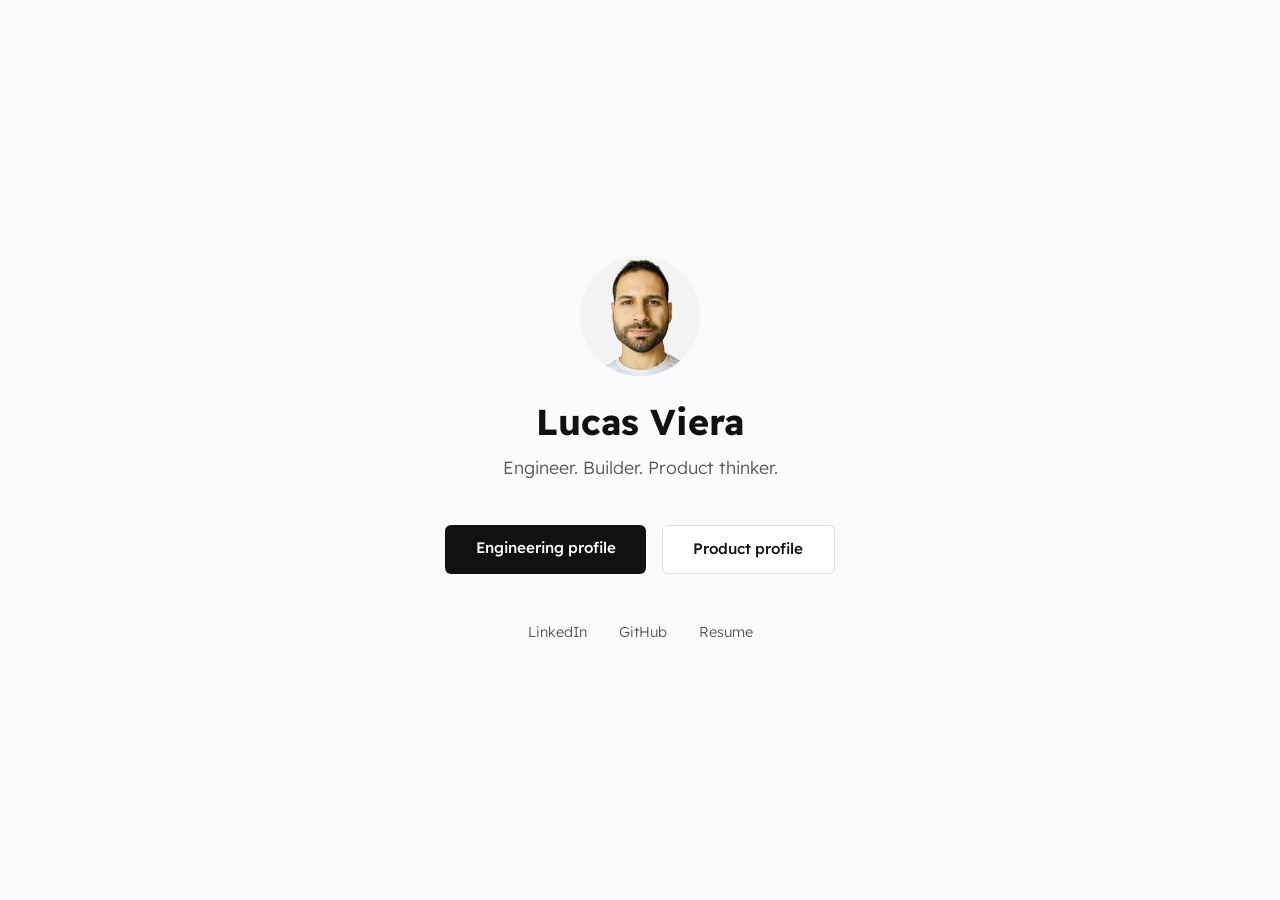
<file: index.html>
<!DOCTYPE html>
<html lang="en" class="theme-light">

<head>
  <meta charset="utf-8">
  <meta http-equiv="X-UA-Compatible" content="IE=edge">
  <title>Lucas Viera</title>
  <meta name="description" content="Lucas Viera — Engineer, builder, product thinker. Backend development and product management.">
  <meta name="viewport" content="width=device-width, initial-scale=1">
  <link rel="stylesheet" href="./styles/style.css">
</head>

<body>
  <div class="landing-container">
    <img id="profile-pic" src="./assets/images/profile.jpg" alt="Lucas Viera">
    <h1>Lucas Viera</h1>
    <p class="landing-tagline">Engineer. Builder. Product thinker.</p>

    <div class="landing-buttons">
      <a href="./engineering/" class="btn btn-primary">Engineering profile</a>
      <a href="./product/" class="btn btn-secondary">Product profile</a>
    </div>

    <div class="landing-links">
      <a href="https://www.linkedin.com/in/lucasviera/" target="_blank">LinkedIn</a>
      <a href="https://github.com/lucas-viera/" target="_blank">GitHub</a>
      <a href="https://drive.google.com/file/d/1XmXs5poFnvVeruyzIGZbndujHyjXXCnV/view?usp=sharing" target="_blank">Resume</a>
    </div>
  </div>
</body>

</html>
</file>
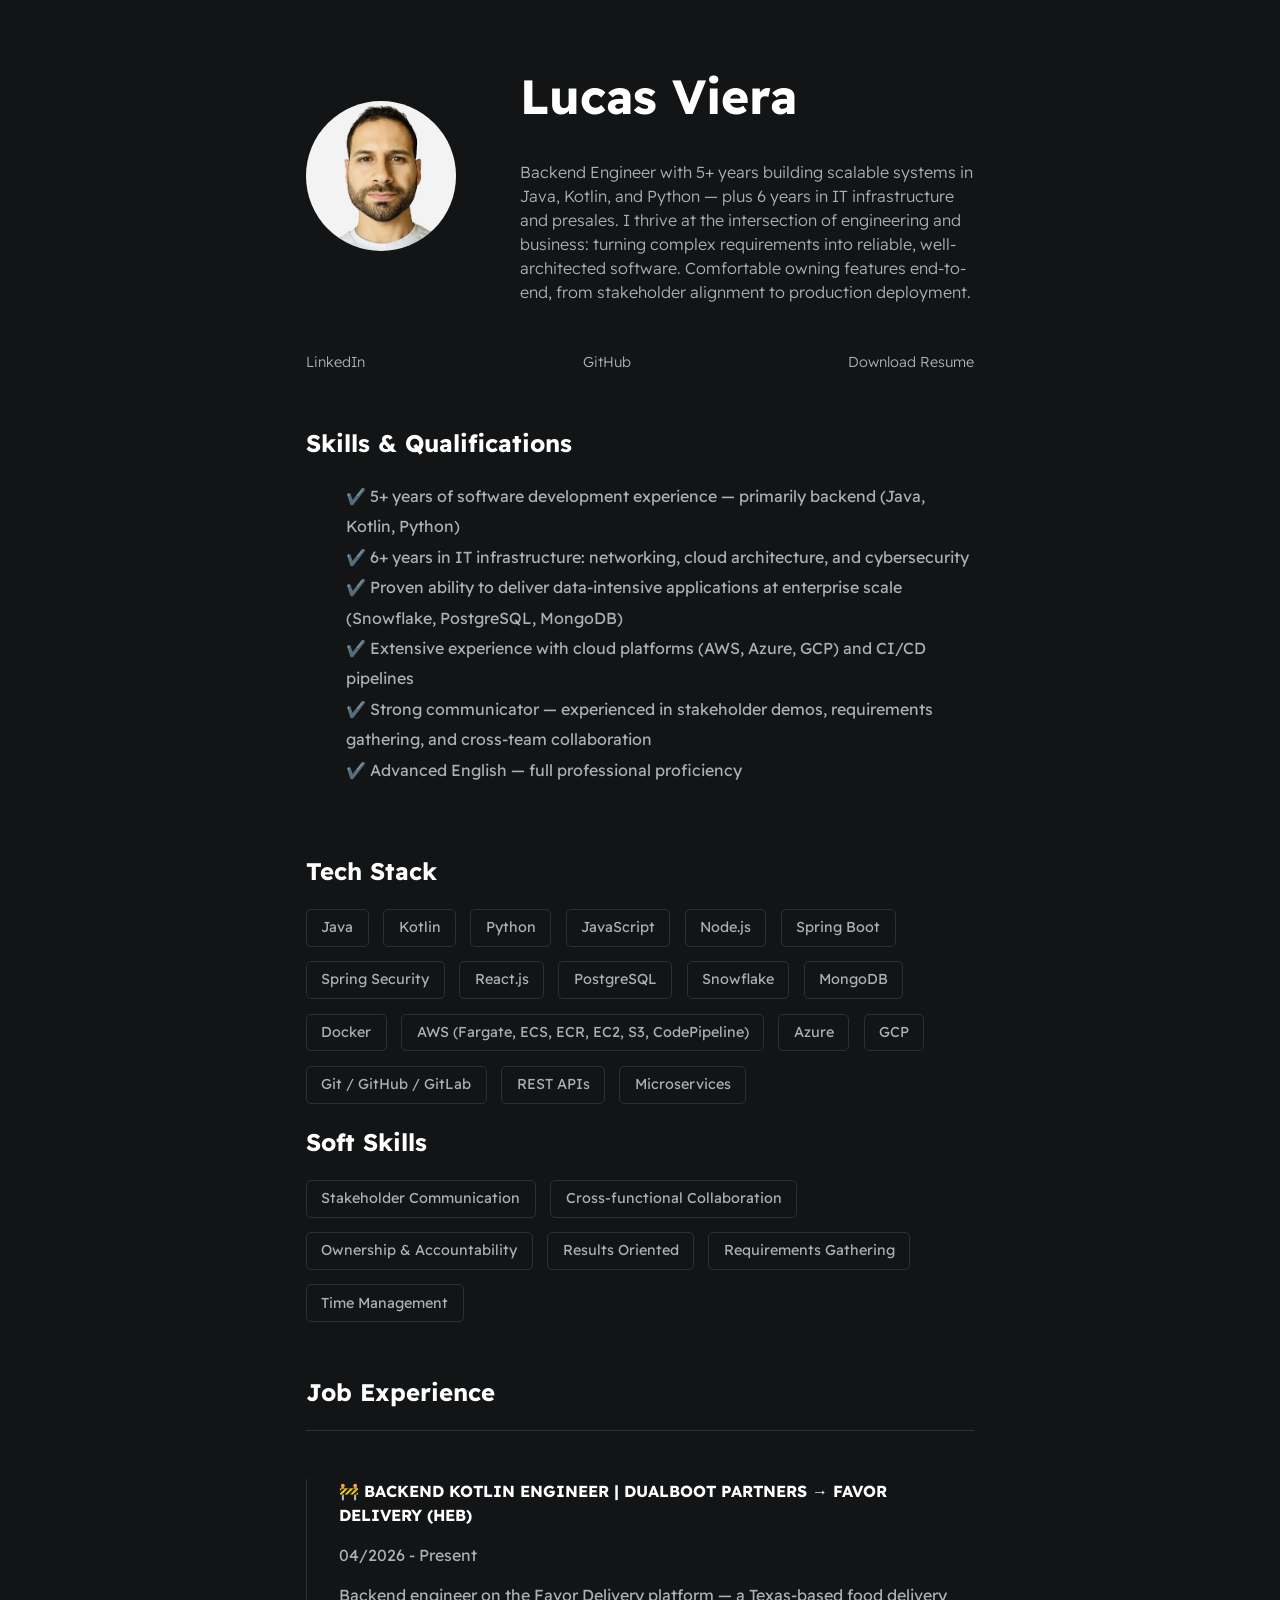
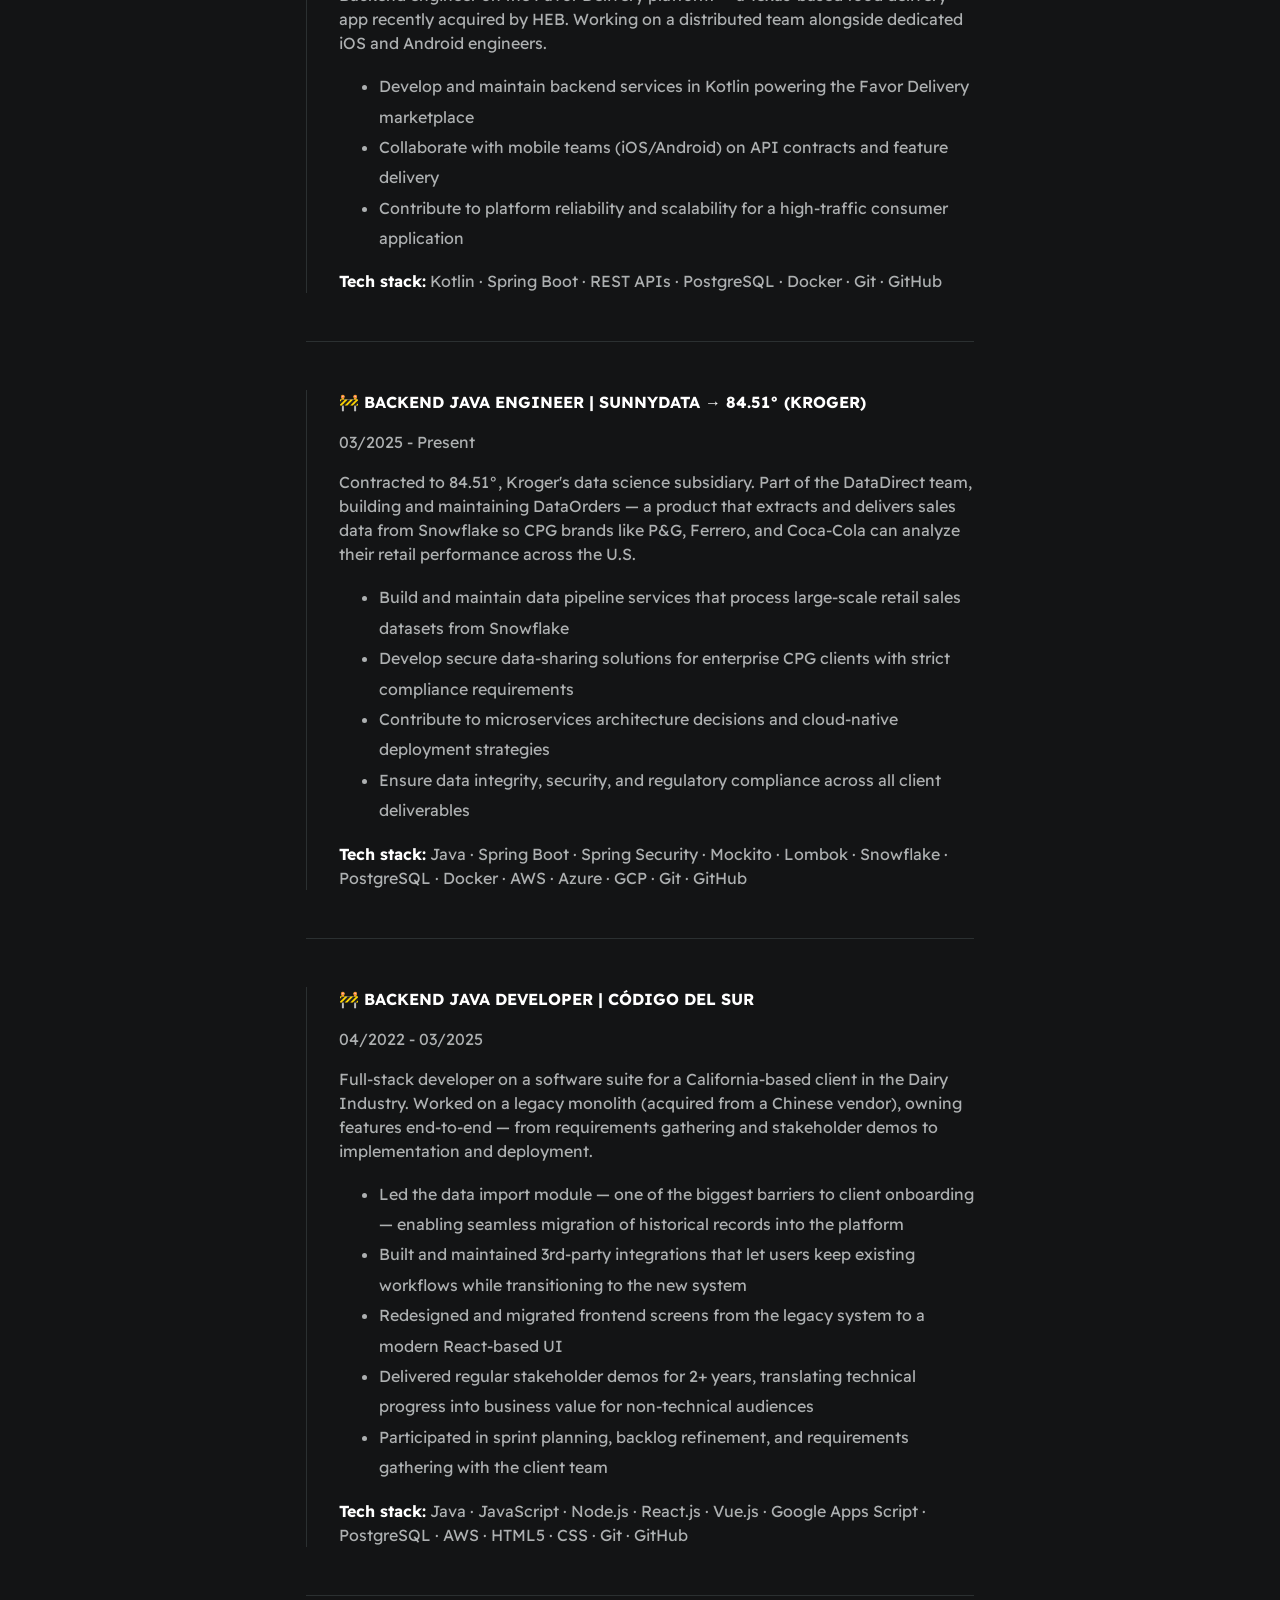
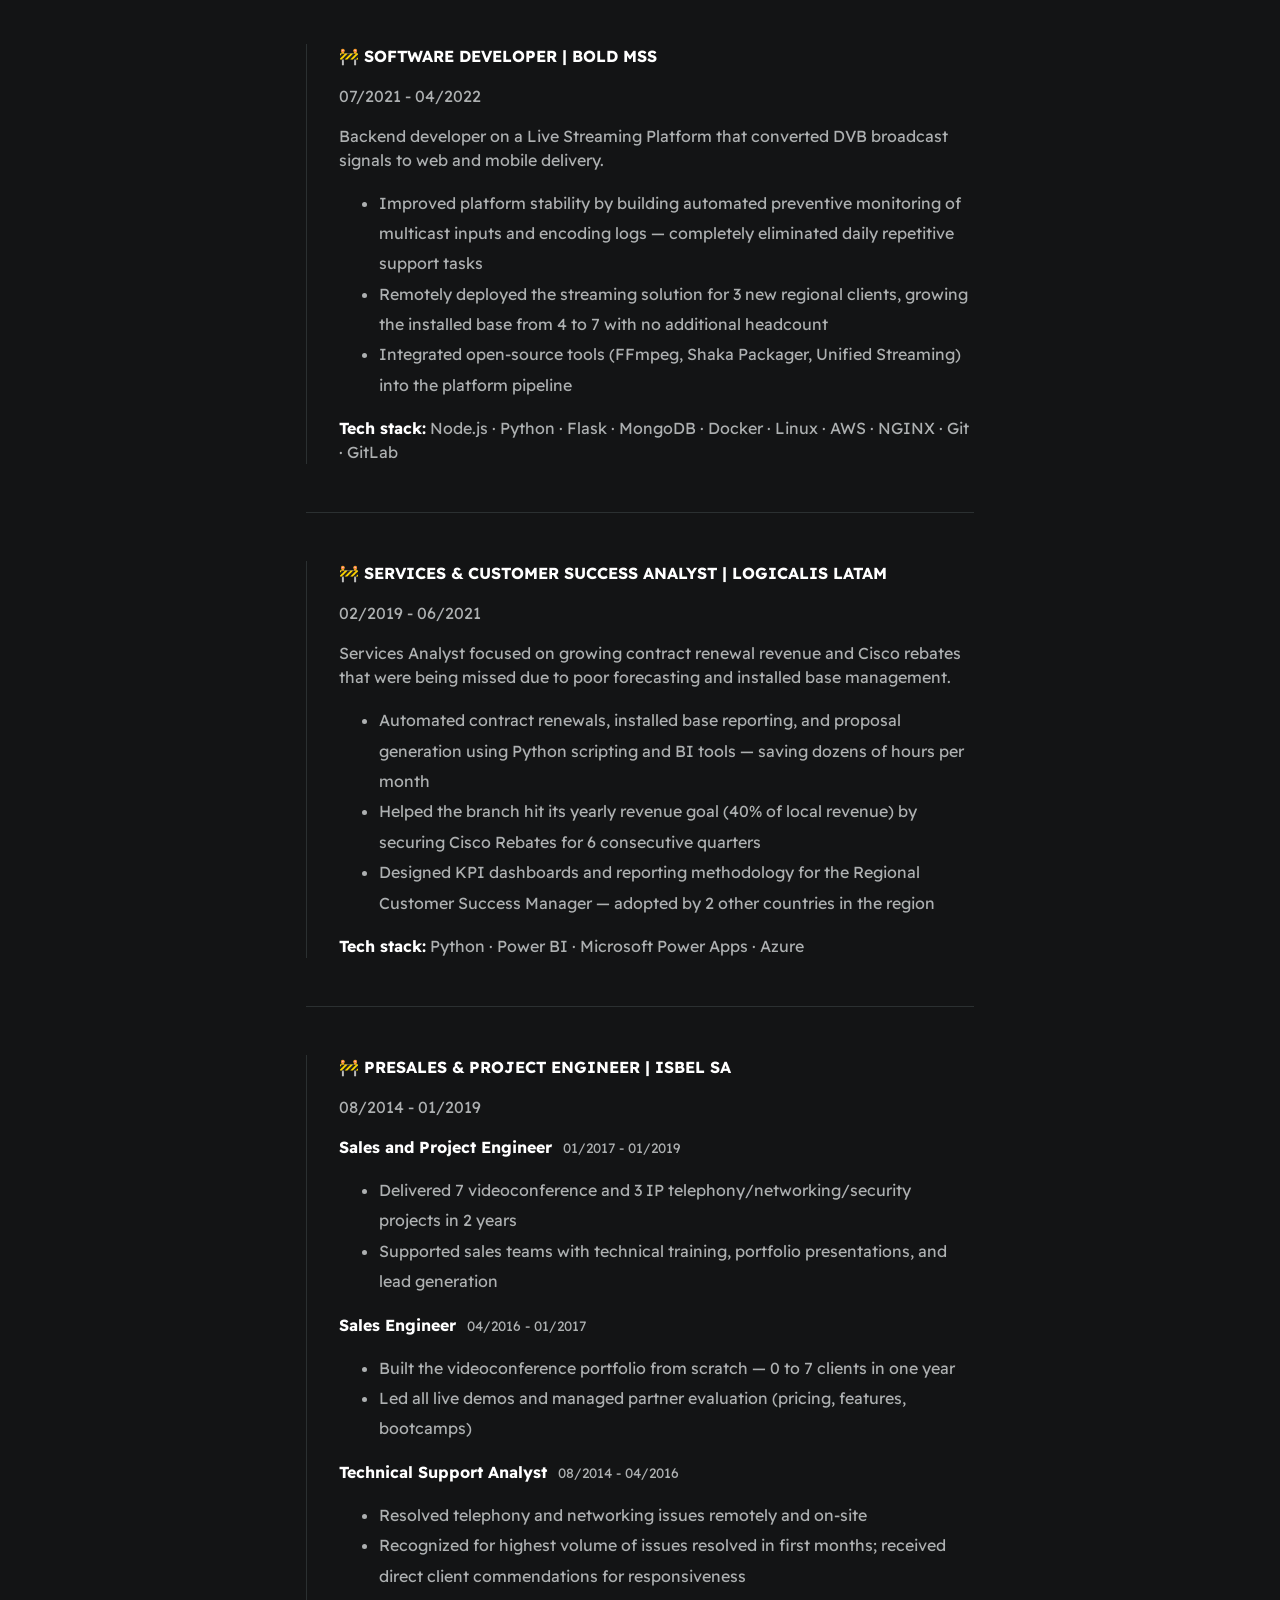
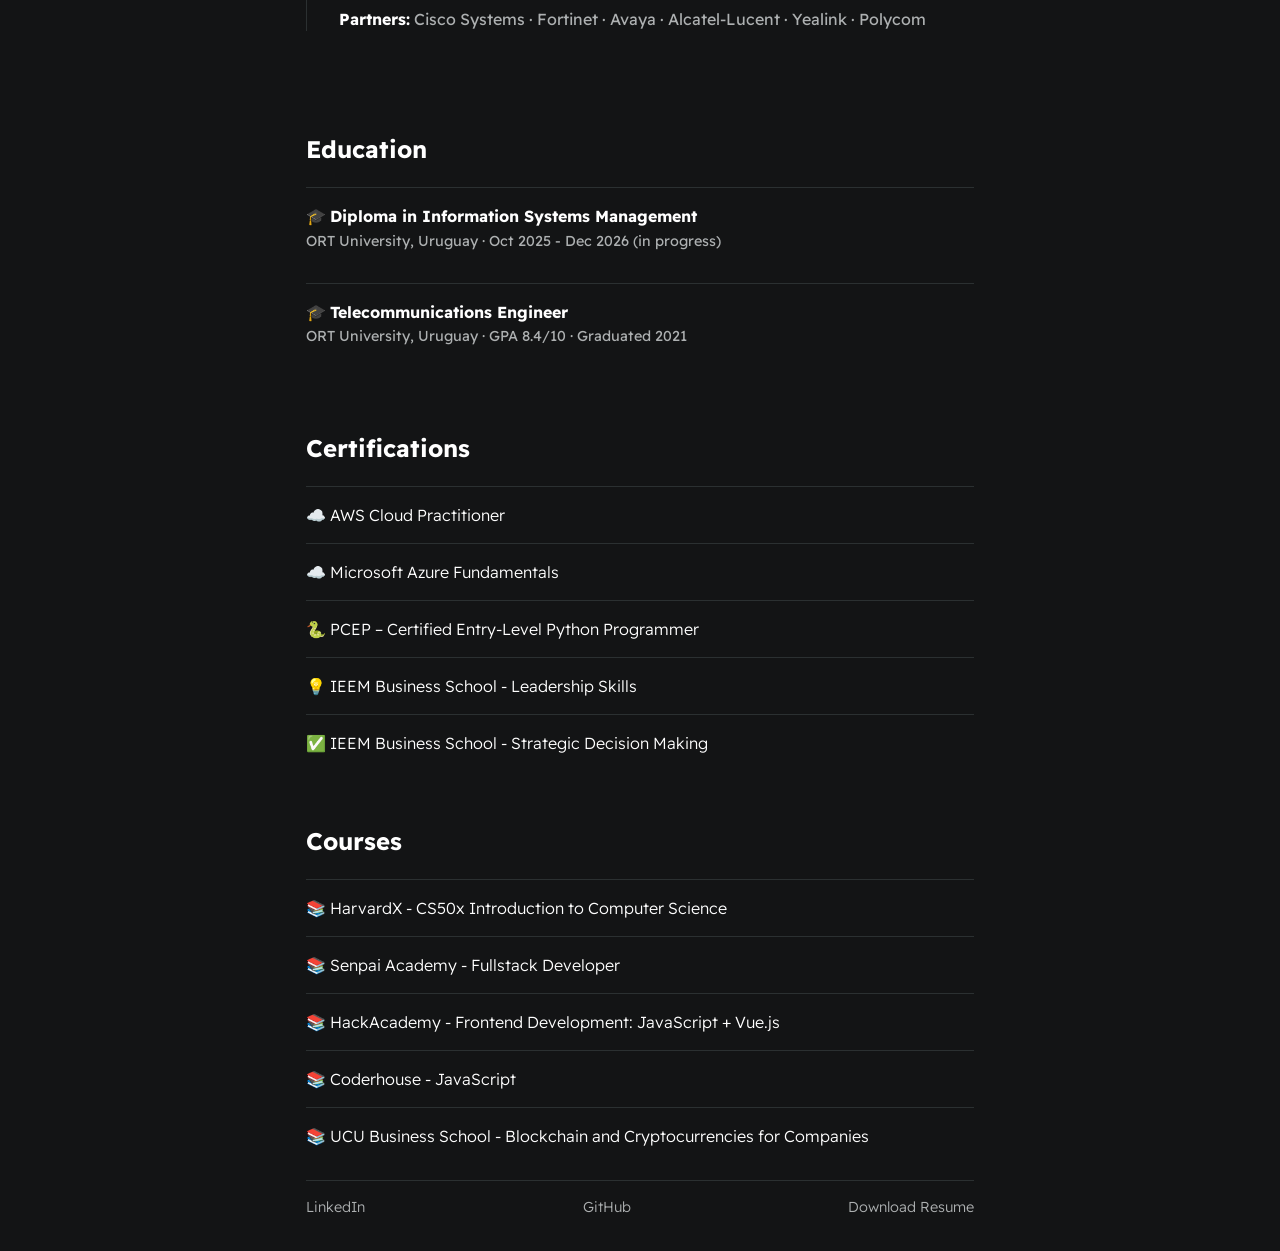
<file: engineering/index.html>
<!DOCTYPE html>
<html lang="en" class="theme-dark">

<head>
  <meta charset="utf-8">
  <meta http-equiv="X-UA-Compatible" content="IE=edge">
  <title>Lucas Viera — Backend Engineer</title>
  <meta name="description" content="Lucas Viera — Backend Engineer with 5+ years in software development. Java, Kotlin, Python, Cloud.">
  <meta name="viewport" content="width=device-width, initial-scale=1">
  <link rel="stylesheet" href="../styles/style.css">
</head>

<body>
  <div id="container--main">

    <section id="wrapper--hero" class="section--page">
      <img id="profile-pic" src="../assets/images/profile.jpg" alt="Lucas Viera">

      <div>
        <h1 id="user-name">Lucas Viera</h1>
        <p id="bio">Backend Engineer with 5+ years building scalable systems in Java, Kotlin, and Python — plus 6 years in IT infrastructure and presales. I thrive at the intersection of engineering and business: turning complex requirements into reliable, well-architected software. Comfortable owning features end-to-end, from stakeholder alignment to production deployment.</p>
      </div>
    </section>

    <section class="section--page">
      <div id="socials--list">
        <a href="https://www.linkedin.com/in/lucasviera/" target="_blank">LinkedIn</a>
        <a href="https://github.com/lucas-viera/" target="_blank">GitHub</a>
        <a href="https://drive.google.com/file/d/1XmXs5poFnvVeruyzIGZbndujHyjXXCnV/view?usp=sharing" target="_blank">Download Resume</a>
      </div>
    </section>

    <section class="section--page">
      <h2>Skills & Qualifications</h2>
      <ul id="qualifications--list">
        <li>✔️ 5+ years of software development experience — primarily backend (Java, Kotlin, Python)</li>
        <li>✔️ 6+ years in IT infrastructure: networking, cloud architecture, and cybersecurity</li>
        <li>✔️ Proven ability to deliver data-intensive applications at enterprise scale (Snowflake, PostgreSQL, MongoDB)</li>
        <li>✔️ Extensive experience with cloud platforms (AWS, Azure, GCP) and CI/CD pipelines</li>
        <li>✔️ Strong communicator — experienced in stakeholder demos, requirements gathering, and cross-team collaboration</li>
        <li>✔️ Advanced English — full professional proficiency</li>
      </ul>
    </section>

    <section class="section--page">
      <h2>Tech Stack</h2>

      <div id="wrapper--techstack__items">
        <div class="card--techstack"><span>Java</span></div>
        <div class="card--techstack"><span>Kotlin</span></div>
        <div class="card--techstack"><span>Python</span></div>
        <div class="card--techstack"><span>JavaScript</span></div>
        <div class="card--techstack"><span>Node.js</span></div>
        <div class="card--techstack"><span>Spring Boot</span></div>
        <div class="card--techstack"><span>Spring Security</span></div>
        <div class="card--techstack"><span>React.js</span></div>
        <div class="card--techstack"><span>PostgreSQL</span></div>
        <div class="card--techstack"><span>Snowflake</span></div>
        <div class="card--techstack"><span>MongoDB</span></div>
        <div class="card--techstack"><span>Docker</span></div>
        <div class="card--techstack"><span>AWS (Fargate, ECS, ECR, EC2, S3, CodePipeline)</span></div>
        <div class="card--techstack"><span>Azure</span></div>
        <div class="card--techstack"><span>GCP</span></div>
        <div class="card--techstack"><span>Git / GitHub / GitLab</span></div>
        <div class="card--techstack"><span>REST APIs</span></div>
        <div class="card--techstack"><span>Microservices</span></div>
      </div>

      <h2>Soft Skills</h2>
      <div id="wrapper--softskills__items">
        <div class="card--softskills"><span>Stakeholder Communication</span></div>
        <div class="card--softskills"><span>Cross-functional Collaboration</span></div>
        <div class="card--softskills"><span>Ownership & Accountability</span></div>
        <div class="card--softskills"><span>Results Oriented</span></div>
        <div class="card--softskills"><span>Requirements Gathering</span></div>
        <div class="card--softskills"><span>Time Management</span></div>
      </div>
    </section>

    <section id="work-history-wrapper" class="section--page">
      <h2>Job Experience</h2>

      <div class="line-break"></div>
      <div class="card--work-history">
        <strong>🚧 BACKEND KOTLIN ENGINEER | DUALBOOT PARTNERS → FAVOR DELIVERY (HEB)</strong>
        <p>04/2026 - Present</p>
        <p>Backend engineer on the Favor Delivery platform — a Texas-based food delivery app recently acquired by HEB. Working on a distributed team alongside dedicated iOS and Android engineers.</p>
        <ul>
          <li>Develop and maintain backend services in Kotlin powering the Favor Delivery marketplace</li>
          <li>Collaborate with mobile teams (iOS/Android) on API contracts and feature delivery</li>
          <li>Contribute to platform reliability and scalability for a high-traffic consumer application</li>
        </ul>
        <p><strong>Tech stack:</strong> Kotlin · Spring Boot · REST APIs · PostgreSQL · Docker · Git · GitHub</p>
      </div>

      <div class="line-break"></div>
      <div class="card--work-history">
        <strong>🚧 BACKEND JAVA ENGINEER | SUNNYDATA → 84.51° (KROGER)</strong>
        <p>03/2025 - Present</p>
        <p>Contracted to 84.51°, Kroger's data science subsidiary. Part of the DataDirect team, building and maintaining DataOrders — a product that extracts and delivers sales data from Snowflake so CPG brands like P&G, Ferrero, and Coca-Cola can analyze their retail performance across the U.S.</p>
        <ul>
          <li>Build and maintain data pipeline services that process large-scale retail sales datasets from Snowflake</li>
          <li>Develop secure data-sharing solutions for enterprise CPG clients with strict compliance requirements</li>
          <li>Contribute to microservices architecture decisions and cloud-native deployment strategies</li>
          <li>Ensure data integrity, security, and regulatory compliance across all client deliverables</li>
        </ul>
        <p><strong>Tech stack:</strong> Java · Spring Boot · Spring Security · Mockito · Lombok · Snowflake · PostgreSQL · Docker · AWS · Azure · GCP · Git · GitHub</p>
      </div>

      <div class="line-break"></div>
      <div class="card--work-history">
        <strong>🚧 BACKEND JAVA DEVELOPER | CÓDIGO DEL SUR</strong>
        <p>04/2022 - 03/2025</p>
        <p>Full-stack developer on a software suite for a California-based client in the Dairy Industry. Worked on a legacy monolith (acquired from a Chinese vendor), owning features end-to-end — from requirements gathering and stakeholder demos to implementation and deployment.</p>
        <ul>
          <li>Led the data import module — one of the biggest barriers to client onboarding — enabling seamless migration of historical records into the platform</li>
          <li>Built and maintained 3rd-party integrations that let users keep existing workflows while transitioning to the new system</li>
          <li>Redesigned and migrated frontend screens from the legacy system to a modern React-based UI</li>
          <li>Delivered regular stakeholder demos for 2+ years, translating technical progress into business value for non-technical audiences</li>
          <li>Participated in sprint planning, backlog refinement, and requirements gathering with the client team</li>
        </ul>
        <p><strong>Tech stack:</strong> Java · JavaScript · Node.js · React.js · Vue.js · Google Apps Script · PostgreSQL · AWS · HTML5 · CSS · Git · GitHub</p>
      </div>

      <div class="line-break"></div>
      <div class="card--work-history">
        <strong>🚧 SOFTWARE DEVELOPER | BOLD MSS</strong>
        <p>07/2021 - 04/2022</p>
        <p>Backend developer on a Live Streaming Platform that converted DVB broadcast signals to web and mobile delivery.</p>
        <ul>
          <li>Improved platform stability by building automated preventive monitoring of multicast inputs and encoding logs — completely eliminated daily repetitive support tasks</li>
          <li>Remotely deployed the streaming solution for 3 new regional clients, growing the installed base from 4 to 7 with no additional headcount</li>
          <li>Integrated open-source tools (FFmpeg, Shaka Packager, Unified Streaming) into the platform pipeline</li>
        </ul>
        <p><strong>Tech stack:</strong> Node.js · Python · Flask · MongoDB · Docker · Linux · AWS · NGINX · Git · GitLab</p>
      </div>

      <div class="line-break"></div>
      <div class="card--work-history">
        <strong>🚧 SERVICES & CUSTOMER SUCCESS ANALYST | LOGICALIS LATAM</strong>
        <p>02/2019 - 06/2021</p>
        <p>Services Analyst focused on growing contract renewal revenue and Cisco rebates that were being missed due to poor forecasting and installed base management.</p>
        <ul>
          <li>Automated contract renewals, installed base reporting, and proposal generation using Python scripting and BI tools — saving dozens of hours per month</li>
          <li>Helped the branch hit its yearly revenue goal (40% of local revenue) by securing Cisco Rebates for 6 consecutive quarters</li>
          <li>Designed KPI dashboards and reporting methodology for the Regional Customer Success Manager — adopted by 2 other countries in the region</li>
        </ul>
        <p><strong>Tech stack:</strong> Python · Power BI · Microsoft Power Apps · Azure</p>
      </div>

      <div class="line-break"></div>
      <div class="card--work-history">
        <strong>🚧 PRESALES & PROJECT ENGINEER | ISBEL SA</strong>
        <p>08/2014 - 01/2019</p>
        <p><strong>Sales and Project Engineer</strong> <span class="date-range">01/2017 - 01/2019</span></p>
        <ul>
          <li>Delivered 7 videoconference and 3 IP telephony/networking/security projects in 2 years</li>
          <li>Supported sales teams with technical training, portfolio presentations, and lead generation</li>
        </ul>
        <p><strong>Sales Engineer</strong> <span class="date-range">04/2016 - 01/2017</span></p>
        <ul>
          <li>Built the videoconference portfolio from scratch — 0 to 7 clients in one year</li>
          <li>Led all live demos and managed partner evaluation (pricing, features, bootcamps)</li>
        </ul>
        <p><strong>Technical Support Analyst</strong> <span class="date-range">08/2014 - 04/2016</span></p>
        <ul>
          <li>Resolved telephony and networking issues remotely and on-site</li>
          <li>Recognized for highest volume of issues resolved in first months; received direct client commendations for responsiveness</li>
        </ul>
        <p><strong>Partners:</strong> Cisco Systems · Fortinet · Avaya · Alcatel-Lucent · Yealink · Polycom</p>
      </div>
    </section>

    <section class="section--page">
      <h2>Education</h2>
      <div class="card--study">
        <span>🎓 </span><strong>Diploma in Information Systems Management</strong>
        <p class="education-detail">ORT University, Uruguay · Oct 2025 - Dec 2026 (in progress)</p>
      </div>
      <div class="card--study">
        <span>🎓 </span><strong>Telecommunications Engineer</strong>
        <p class="education-detail">ORT University, Uruguay · GPA 8.4/10 · Graduated 2021</p>
      </div>
    </section>

    <section class="section--page">
      <h2>Certifications</h2>
      <div class="card--study">
        <a href="https://www.credly.com/badges/3f64f725-98a3-4f17-8c44-dce176bc8556/linked_in_profile" target="_blank"><span>☁️ </span>AWS Cloud Practitioner</a>
      </div>
      <div class="card--study">
        <a href="https://www.credly.com/badges/2ade4adb-2ae9-43e5-8652-2c4a2982ef8c/linked_in_profile" target="_blank"><span>☁️ </span>Microsoft Azure Fundamentals</a>
      </div>
      <div class="card--study">
        <a href="https://www.credly.com/badges/944e1434-1979-49d3-921e-81609b220112?source=linked_in_profile" target="_blank"><span>🐍 </span>PCEP – Certified Entry-Level Python Programmer</a>
      </div>
      <div class="card--study">
        <a href="https://www.credential.net/6d99adf1-8eaf-4027-b823-a78021598fda" target="_blank"><span>💡 </span>IEEM Business School - Leadership Skills</a>
      </div>
      <div class="card--study">
        <a href="https://www.credential.net/663ff4b9-34c2-4268-8e99-527367ae2cbb" target="_blank"><span>✅ </span>IEEM Business School - Strategic Decision Making</a>
      </div>
    </section>

    <section class="section--page">
      <h2>Courses</h2>
      <div class="card--study">
        <a href="https://certificates.cs50.io/78c2086f-100d-41ac-a849-ed6c81a37663.pdf?size=letter" target="_blank"><span>📚 </span>HarvardX - CS50x Introduction to Computer Science</a>
      </div>
      <div class="card--study">
        <a href="https://www.linkedin.com/in/lucasviera/details/education/1635506073857/single-media-viewer/?profileId=ACoAAAqS0_QB6sUlKl14nCJuX2BFuL80bIvxp7k" target="_blank"><span>📚 </span>Senpai Academy - Fullstack Developer</a>
      </div>
      <div class="card--study">
        <a href="https://www.linkedin.com/in/lucasviera/details/education/1635507837135/single-media-viewer/?profileId=ACoAAAqS0_QB6sUlKl14nCJuX2BFuL80bIvxp7k" target="_blank"><span>📚 </span>HackAcademy - Frontend Development: JavaScript + Vue.js</a>
      </div>
      <div class="card--study">
        <a href="https://www.coderhouse.com.uy/certificados/61800ecaab4b1700427889fd" target="_blank"><span>📚 </span>Coderhouse - JavaScript</a>
      </div>
      <div class="card--study">
        <a href="https://www.linkedin.com/in/lucasviera/details/education/1635506079067/single-media-viewer/?profileId=ACoAAAqS0_QB6sUlKl14nCJuX2BFuL80bIvxp7k" target="_blank"><span>📚 </span>UCU Business School - Blockchain and Cryptocurrencies for Companies</a>
      </div>
    </section>

    <div class="line-break"></div>
    <section class="section--page">
      <div id="socials--list">
        <a href="https://www.linkedin.com/in/lucasviera/" target="_blank">LinkedIn</a>
        <a href="https://github.com/lucas-viera/" target="_blank">GitHub</a>
        <a href="https://drive.google.com/file/d/1XmXs5poFnvVeruyzIGZbndujHyjXXCnV/view?usp=sharing" target="_blank">Download Resume</a>
      </div>
    </section>

  </div>
</body>

</html>
</file>
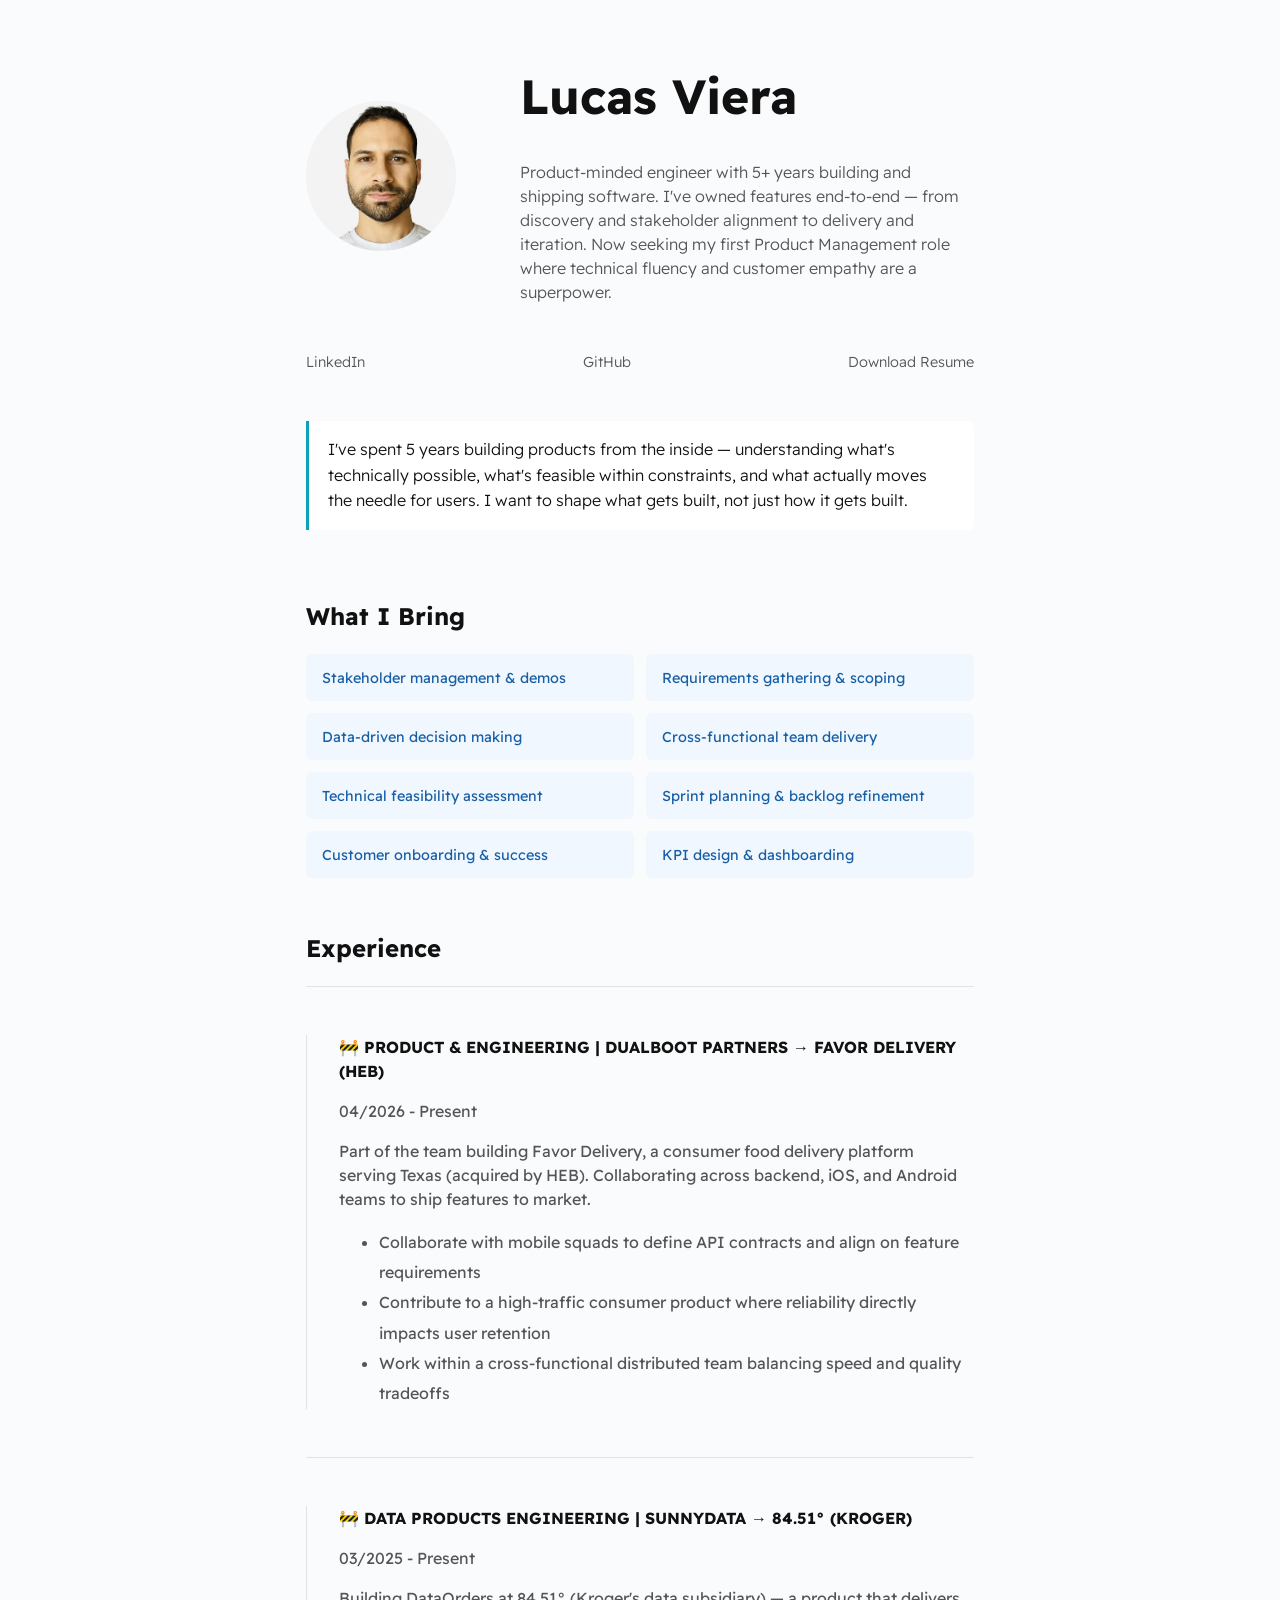
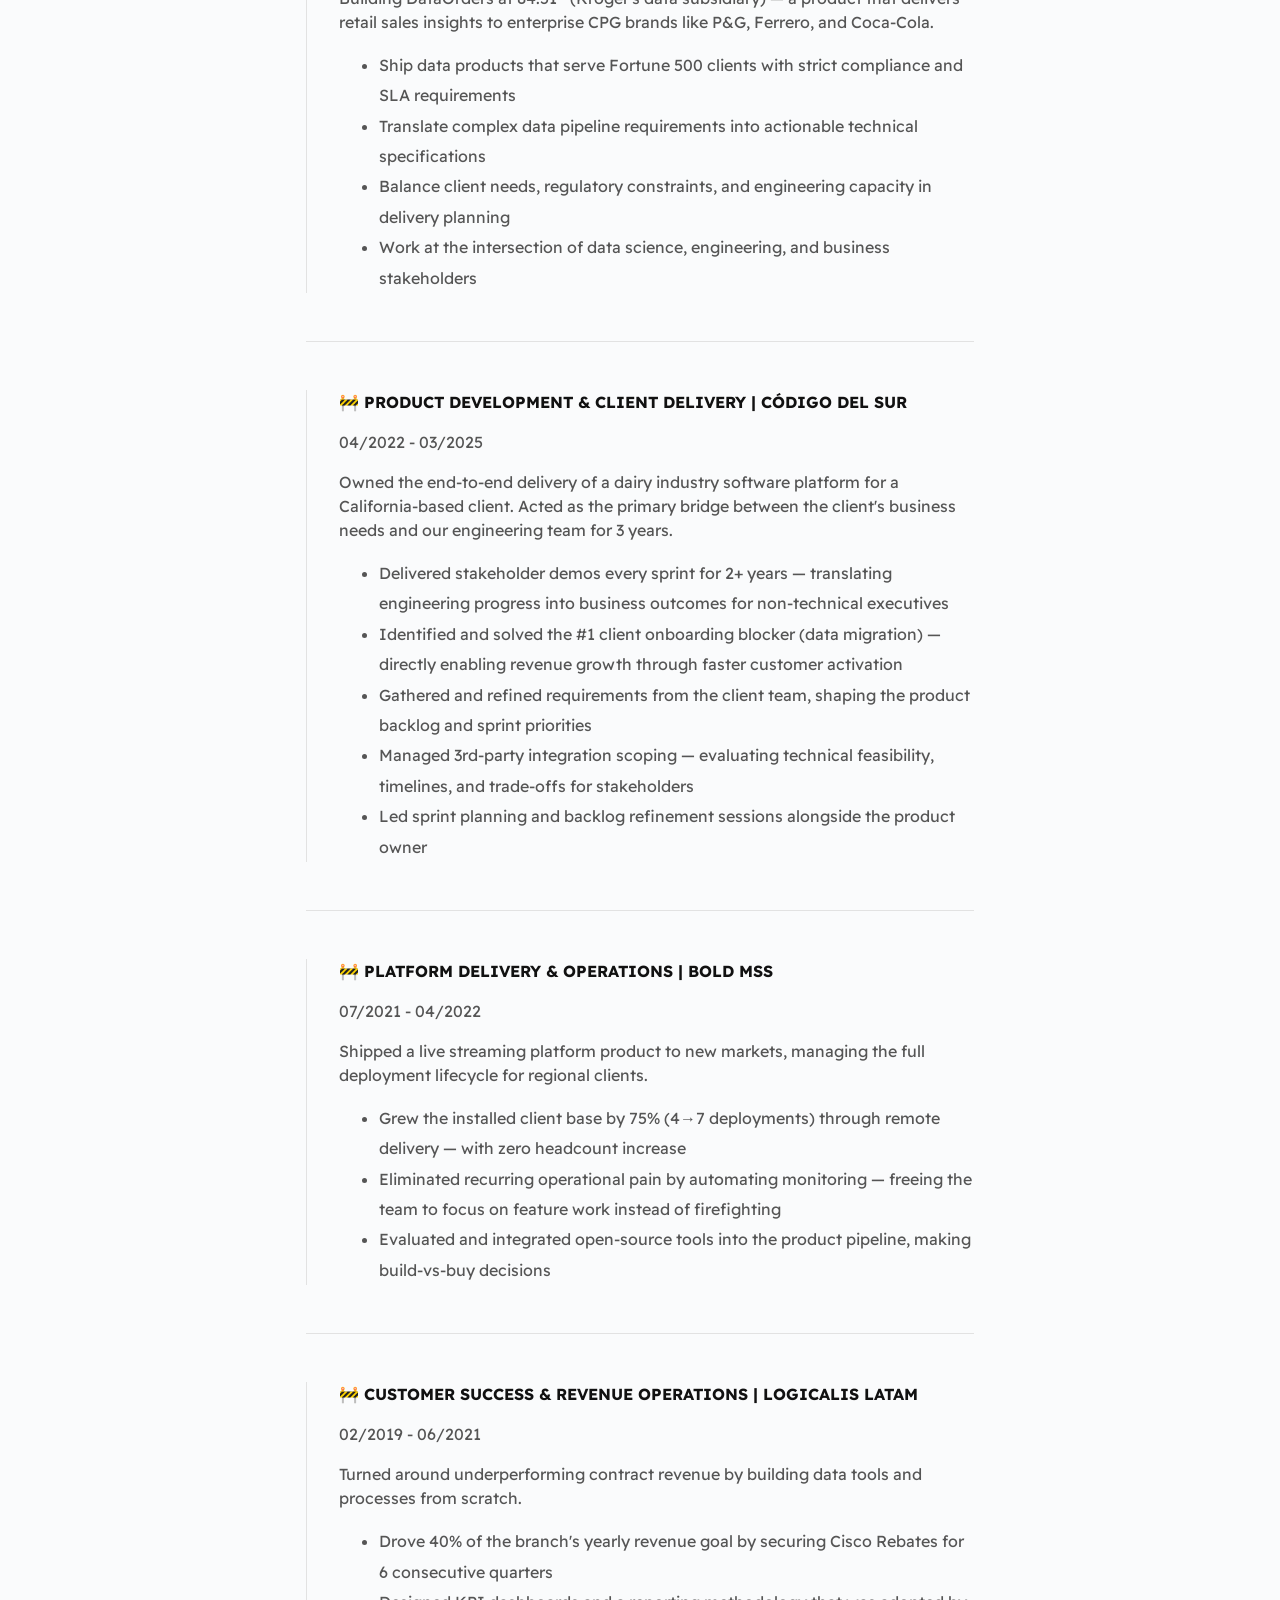
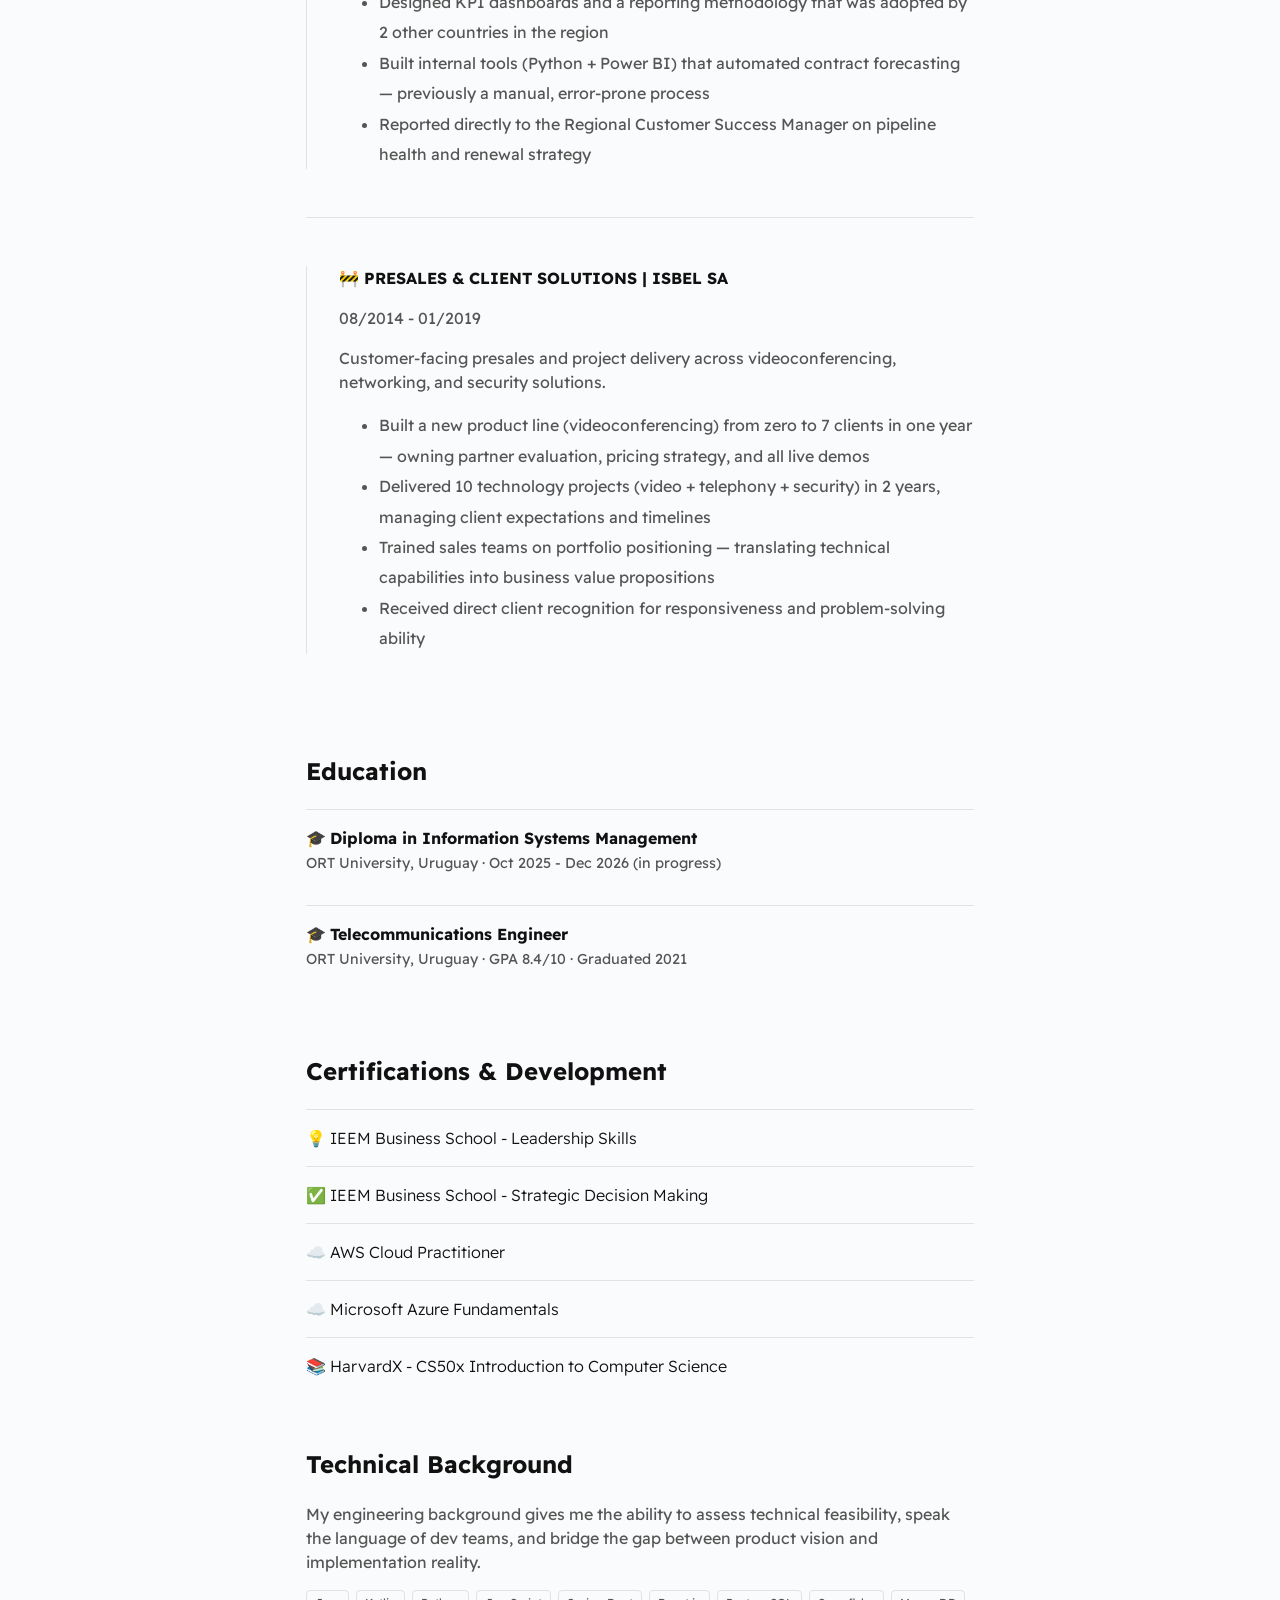
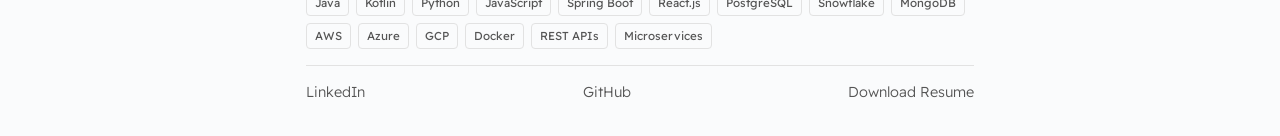
<file: product/index.html>
<!DOCTYPE html>
<html lang="en" class="theme-light">

<head>
  <meta charset="utf-8">
  <meta http-equiv="X-UA-Compatible" content="IE=edge">
  <title>Lucas Viera — Product & Technology</title>
  <meta name="description" content="Lucas Viera — Product-minded engineer transitioning to Product Management. 5+ years building and shipping software products.">
  <meta name="viewport" content="width=device-width, initial-scale=1">
  <link rel="stylesheet" href="../styles/style.css">
</head>

<body>
  <div id="container--main">

    <section id="wrapper--hero" class="section--page">
      <img id="profile-pic" src="../assets/images/profile.jpg" alt="Lucas Viera">

      <div>
        <h1 id="user-name">Lucas Viera</h1>
        <p id="bio">Product-minded engineer with 5+ years building and shipping software. I've owned features end-to-end — from discovery and stakeholder alignment to delivery and iteration. Now seeking my first Product Management role where technical fluency and customer empathy are a superpower.</p>
      </div>
    </section>

    <section class="section--page">
      <div id="socials--list">
        <a href="https://www.linkedin.com/in/lucasviera/" target="_blank">LinkedIn</a>
        <a href="https://github.com/lucas-viera/" target="_blank">GitHub</a>
        <a href="https://drive.google.com/file/d/1XmXs5poFnvVeruyzIGZbndujHyjXXCnV/view?usp=sharing" target="_blank">Download Resume</a>
      </div>
    </section>

    <section class="section--page">
      <div class="statement-block">
        <p>I've spent 5 years building products from the inside — understanding what's technically possible, what's feasible within constraints, and what actually moves the needle for users. I want to shape what gets built, not just how it gets built.</p>
      </div>
    </section>

    <section class="section--page">
      <h2>What I Bring</h2>
      <div class="skills-grid">
        <div class="skill-card"><span>Stakeholder management & demos</span></div>
        <div class="skill-card"><span>Requirements gathering & scoping</span></div>
        <div class="skill-card"><span>Data-driven decision making</span></div>
        <div class="skill-card"><span>Cross-functional team delivery</span></div>
        <div class="skill-card"><span>Technical feasibility assessment</span></div>
        <div class="skill-card"><span>Sprint planning & backlog refinement</span></div>
        <div class="skill-card"><span>Customer onboarding & success</span></div>
        <div class="skill-card"><span>KPI design & dashboarding</span></div>
      </div>
    </section>

    <section id="work-history-wrapper" class="section--page">
      <h2>Experience</h2>

      <div class="line-break"></div>
      <div class="card--work-history">
        <strong>🚧 PRODUCT & ENGINEERING | DUALBOOT PARTNERS → FAVOR DELIVERY (HEB)</strong>
        <p>04/2026 - Present</p>
        <p>Part of the team building Favor Delivery, a consumer food delivery platform serving Texas (acquired by HEB). Collaborating across backend, iOS, and Android teams to ship features to market.</p>
        <ul>
          <li>Collaborate with mobile squads to define API contracts and align on feature requirements</li>
          <li>Contribute to a high-traffic consumer product where reliability directly impacts user retention</li>
          <li>Work within a cross-functional distributed team balancing speed and quality tradeoffs</li>
        </ul>
      </div>

      <div class="line-break"></div>
      <div class="card--work-history">
        <strong>🚧 DATA PRODUCTS ENGINEERING | SUNNYDATA → 84.51° (KROGER)</strong>
        <p>03/2025 - Present</p>
        <p>Building DataOrders at 84.51° (Kroger's data subsidiary) — a product that delivers retail sales insights to enterprise CPG brands like P&G, Ferrero, and Coca-Cola.</p>
        <ul>
          <li>Ship data products that serve Fortune 500 clients with strict compliance and SLA requirements</li>
          <li>Translate complex data pipeline requirements into actionable technical specifications</li>
          <li>Balance client needs, regulatory constraints, and engineering capacity in delivery planning</li>
          <li>Work at the intersection of data science, engineering, and business stakeholders</li>
        </ul>
      </div>

      <div class="line-break"></div>
      <div class="card--work-history">
        <strong>🚧 PRODUCT DEVELOPMENT & CLIENT DELIVERY | CÓDIGO DEL SUR</strong>
        <p>04/2022 - 03/2025</p>
        <p>Owned the end-to-end delivery of a dairy industry software platform for a California-based client. Acted as the primary bridge between the client's business needs and our engineering team for 3 years.</p>
        <ul>
          <li>Delivered stakeholder demos every sprint for 2+ years — translating engineering progress into business outcomes for non-technical executives</li>
          <li>Identified and solved the #1 client onboarding blocker (data migration) — directly enabling revenue growth through faster customer activation</li>
          <li>Gathered and refined requirements from the client team, shaping the product backlog and sprint priorities</li>
          <li>Managed 3rd-party integration scoping — evaluating technical feasibility, timelines, and trade-offs for stakeholders</li>
          <li>Led sprint planning and backlog refinement sessions alongside the product owner</li>
        </ul>
      </div>

      <div class="line-break"></div>
      <div class="card--work-history">
        <strong>🚧 PLATFORM DELIVERY & OPERATIONS | BOLD MSS</strong>
        <p>07/2021 - 04/2022</p>
        <p>Shipped a live streaming platform product to new markets, managing the full deployment lifecycle for regional clients.</p>
        <ul>
          <li>Grew the installed client base by 75% (4→7 deployments) through remote delivery — with zero headcount increase</li>
          <li>Eliminated recurring operational pain by automating monitoring — freeing the team to focus on feature work instead of firefighting</li>
          <li>Evaluated and integrated open-source tools into the product pipeline, making build-vs-buy decisions</li>
        </ul>
      </div>

      <div class="line-break"></div>
      <div class="card--work-history">
        <strong>🚧 CUSTOMER SUCCESS & REVENUE OPERATIONS | LOGICALIS LATAM</strong>
        <p>02/2019 - 06/2021</p>
        <p>Turned around underperforming contract revenue by building data tools and processes from scratch.</p>
        <ul>
          <li>Drove 40% of the branch's yearly revenue goal by securing Cisco Rebates for 6 consecutive quarters</li>
          <li>Designed KPI dashboards and a reporting methodology that was adopted by 2 other countries in the region</li>
          <li>Built internal tools (Python + Power BI) that automated contract forecasting — previously a manual, error-prone process</li>
          <li>Reported directly to the Regional Customer Success Manager on pipeline health and renewal strategy</li>
        </ul>
      </div>

      <div class="line-break"></div>
      <div class="card--work-history">
        <strong>🚧 PRESALES & CLIENT SOLUTIONS | ISBEL SA</strong>
        <p>08/2014 - 01/2019</p>
        <p>Customer-facing presales and project delivery across videoconferencing, networking, and security solutions.</p>
        <ul>
          <li>Built a new product line (videoconferencing) from zero to 7 clients in one year — owning partner evaluation, pricing strategy, and all live demos</li>
          <li>Delivered 10 technology projects (video + telephony + security) in 2 years, managing client expectations and timelines</li>
          <li>Trained sales teams on portfolio positioning — translating technical capabilities into business value propositions</li>
          <li>Received direct client recognition for responsiveness and problem-solving ability</li>
        </ul>
      </div>
    </section>

    <section class="section--page">
      <h2>Education</h2>
      <div class="card--study">
        <span>🎓 </span><strong>Diploma in Information Systems Management</strong>
        <p class="education-detail">ORT University, Uruguay · Oct 2025 - Dec 2026 (in progress)</p>
      </div>
      <div class="card--study">
        <span>🎓 </span><strong>Telecommunications Engineer</strong>
        <p class="education-detail">ORT University, Uruguay · GPA 8.4/10 · Graduated 2021</p>
      </div>
    </section>

    <section class="section--page">
      <h2>Certifications & Development</h2>
      <div class="card--study">
        <a href="https://www.credential.net/6d99adf1-8eaf-4027-b823-a78021598fda" target="_blank"><span>💡 </span>IEEM Business School - Leadership Skills</a>
      </div>
      <div class="card--study">
        <a href="https://www.credential.net/663ff4b9-34c2-4268-8e99-527367ae2cbb" target="_blank"><span>✅ </span>IEEM Business School - Strategic Decision Making</a>
      </div>
      <div class="card--study">
        <a href="https://www.credly.com/badges/3f64f725-98a3-4f17-8c44-dce176bc8556/linked_in_profile" target="_blank"><span>☁️ </span>AWS Cloud Practitioner</a>
      </div>
      <div class="card--study">
        <a href="https://www.credly.com/badges/2ade4adb-2ae9-43e5-8652-2c4a2982ef8c/linked_in_profile" target="_blank"><span>☁️ </span>Microsoft Azure Fundamentals</a>
      </div>
      <div class="card--study">
        <a href="https://certificates.cs50.io/78c2086f-100d-41ac-a849-ed6c81a37663.pdf?size=letter" target="_blank"><span>📚 </span>HarvardX - CS50x Introduction to Computer Science</a>
      </div>
    </section>

    <section class="section--page">
      <h2>Technical Background</h2>
      <p style="margin-bottom: 1em;">My engineering background gives me the ability to assess technical feasibility, speak the language of dev teams, and bridge the gap between product vision and implementation reality.</p>
      <div class="tech-background">
        <span>Java</span>
        <span>Kotlin</span>
        <span>Python</span>
        <span>JavaScript</span>
        <span>Spring Boot</span>
        <span>React.js</span>
        <span>PostgreSQL</span>
        <span>Snowflake</span>
        <span>MongoDB</span>
        <span>AWS</span>
        <span>Azure</span>
        <span>GCP</span>
        <span>Docker</span>
        <span>REST APIs</span>
        <span>Microservices</span>
      </div>
    </section>

    <div class="line-break"></div>
    <section class="section--page">
      <div id="socials--list">
        <a href="https://www.linkedin.com/in/lucasviera/" target="_blank">LinkedIn</a>
        <a href="https://github.com/lucas-viera/" target="_blank">GitHub</a>
        <a href="https://drive.google.com/file/d/1XmXs5poFnvVeruyzIGZbndujHyjXXCnV/view?usp=sharing" target="_blank">Download Resume</a>
      </div>
    </section>

  </div>
</body>

</html>
</file>
<file: styles/style.css>
@import url("https://fonts.googleapis.com/css2?family=Readex+Pro:wght@300;400;500;600;700&display=swap");

:root {
  --mainTextColor-light: #111;
  --secondaryTextColor-light: #555;
  --mainLinkColor-light: #0da2b8;
  --mainBorderColor-light: #e2e2e2;
  --mainBgColor-light: #fafbfc;
  --cardBgColor-light: #fff;
  --accentBg-light: #f0f7ff;
  --accentText-light: #185FA5;

  --mainTextColor-dark: #fff;
  --secondaryTextColor-dark: #adb0b1;
  --mainLinkColor-dark: rgb(30, 190, 214);
  --mainBorderColor-dark: #2b3031;
  --mainBgColor-dark: #131415;
  --cardBgColor-dark: #1a1b1c;
  --accentBg-dark: #1a2a3a;
  --accentText-dark: #7fb8e8;
}

/* Dark theme (engineering) */
.theme-dark {
  --mainTextColor: var(--mainTextColor-dark);
  --secondaryTextColor: var(--secondaryTextColor-dark);
  --mainLinkColor: var(--mainLinkColor-dark);
  --mainBorderColor: var(--mainBorderColor-dark);
  --mainBgColor: var(--mainBgColor-dark);
  --cardBgColor: var(--cardBgColor-dark);
  --accentBg: var(--accentBg-dark);
  --accentText: var(--accentText-dark);
}

/* Light theme (product + landing) */
.theme-light {
  --mainTextColor: var(--mainTextColor-light);
  --secondaryTextColor: var(--secondaryTextColor-light);
  --mainLinkColor: var(--mainLinkColor-light);
  --mainBorderColor: var(--mainBorderColor-light);
  --mainBgColor: var(--mainBgColor-light);
  --cardBgColor: var(--cardBgColor-light);
  --accentBg: var(--accentBg-light);
  --accentText: var(--accentText-light);
}

* {
  font-family: "Readex Pro";
  line-height: 1.5em;
  box-sizing: border-box;
  color: var(--mainTextColor);
}

body {
  background-color: var(--mainBgColor);
  margin: 0;
}

p,
span,
li {
  color: var(--secondaryTextColor);
  font-size: 1em;
}

a {
  text-decoration: none;
  font-weight: 500;
}

li {
  line-height: 1.9em;
}

#container--main {
  max-width: 700px;
  margin: 0 auto;
  padding: 1em;
}

.section--page {
  padding-top: 1em;
  padding-bottom: 1em;
}

/* Hero */
#wrapper--hero {
  display: flex;
  align-items: center;
  gap: 4em;
}

#bio,
a {
  font-weight: 300;
}

#user-name {
  font-size: 48px;
  line-height: 1em;
}

#profile-pic {
  width: 150px;
  height: 150px;
  object-fit: cover;
  border-radius: 50%;
}

/* Socials */
#socials--list {
  display: flex;
  justify-content: space-between;
  column-gap: 1em;
  flex-wrap: wrap;
}

#socials--list a {
  font-weight: 300;
  color: var(--secondaryTextColor);
  font-size: 0.9em;
  transition: 0.3s;
}

#socials--list a:hover {
  color: var(--mainLinkColor);
}

/* Qualifications */
#qualifications--list {
  list-style: none;
}

/* Tech stack chips */
#wrapper--techstack__items {
  display: flex;
  flex-wrap: wrap;
  gap: 1em;
  font-size: 0.9em;
}

.card--techstack {
  border: 1px solid var(--mainBorderColor);
  border-radius: 5px;
  padding: 0.5em 1em;
  align-items: center;
}

/* Soft skills chips */
#wrapper--softskills__items {
  display: flex;
  flex-wrap: wrap;
  gap: 1em;
  font-size: 0.9em;
}

.card--softskills {
  border: 1px solid var(--mainBorderColor);
  border-radius: 5px;
  padding: 0.5em 1em;
  align-items: center;
}

/* Product skills grid */
.skills-grid {
  display: grid;
  grid-template-columns: 1fr 1fr;
  gap: 0.75em;
}

.skill-card {
  background: var(--accentBg);
  border-radius: 6px;
  padding: 0.7em 1em;
}

.skill-card span {
  font-size: 0.9em;
  color: var(--accentText);
  font-weight: 400;
}

/* Quote/statement block */
.statement-block {
  background: var(--cardBgColor);
  border-left: 3px solid var(--mainLinkColor);
  padding: 1em 1.2em;
  border-radius: 0 6px 6px 0;
  margin: 1em 0;
}

.statement-block p {
  font-size: 1em;
  color: var(--mainTextColor);
  margin: 0;
  line-height: 1.6;
  font-weight: 300;
}

/* Study/cert cards */
.card--study {
  padding-top: 1em;
  padding-bottom: 1em;
  border-top: 1px solid var(--mainBorderColor);
}

.card--study a {
  color: var(--mainTextColor);
  transition: 0.3s;
}

.card--study a:hover {
  color: var(--mainLinkColor);
}

.card--study strong {
  font-size: 1em;
}

.education-detail {
  font-size: 0.9em;
  margin-top: 0.2em;
  color: var(--secondaryTextColor);
}

/* Work history */
.card--work-history {
  border-left: 1px solid var(--mainBorderColor);
  margin-top: 3em;
  margin-bottom: 3em;
  padding-left: 2em;
}

.date-range {
  font-size: 0.85em;
  color: var(--secondaryTextColor);
  margin-left: 0.5em;
}

.line-break {
  background-color: var(--mainBorderColor);
  height: 1px;
}

/* Technical background (bottom section in product page) */
.tech-background {
  display: flex;
  flex-wrap: wrap;
  gap: 0.5em;
  font-size: 0.85em;
}

.tech-background span {
  color: var(--secondaryTextColor);
  padding: 0.3em 0.7em;
  border: 1px solid var(--mainBorderColor);
  border-radius: 4px;
  font-size: 0.85em;
}

/* Landing page specific */
.landing-container {
  display: flex;
  flex-direction: column;
  align-items: center;
  justify-content: center;
  min-height: 100vh;
  padding: 2em;
  text-align: center;
}

.landing-container #profile-pic {
  width: 120px;
  height: 120px;
  margin-bottom: 1.5em;
}

.landing-container h1 {
  font-size: 36px;
  margin: 0 0 0.3em;
  line-height: 1.2;
}

.landing-tagline {
  font-size: 1.1em;
  color: var(--secondaryTextColor);
  margin: 0 0 2.5em;
  font-weight: 300;
}

.landing-buttons {
  display: flex;
  gap: 1em;
  flex-wrap: wrap;
  justify-content: center;
  margin-bottom: 3em;
}

.btn {
  padding: 0.8em 2em;
  border-radius: 6px;
  font-size: 0.95em;
  font-weight: 500;
  text-decoration: none;
  transition: 0.2s;
}

.btn-primary {
  background: #111;
  color: #fff;
}

.btn-primary:hover {
  background: #333;
  color: #fff;
}

.btn-secondary {
  background: #fff;
  color: #111;
  border: 1px solid #ddd;
}

.btn-secondary:hover {
  background: #f5f5f5;
  color: #111;
  border-color: #bbb;
}

.landing-links {
  display: flex;
  gap: 2em;
}

.landing-links a {
  font-size: 0.9em;
  color: var(--secondaryTextColor);
  font-weight: 300;
  transition: 0.3s;
}

.landing-links a:hover {
  color: var(--mainLinkColor);
}

/* Responsive */
@media (max-width: 600px) {
  .section--page {
    padding-top: 1em;
    padding-bottom: 1em;
  }

  #wrapper--hero {
    display: flex;
    flex-direction: column;
    align-items: center;
    gap: 1em;
  }

  #profile-pic {
    width: 200px;
    height: 200px;
  }

  .card--work-history {
    border-left: none;
    padding-left: 0;
  }

  .date-range {
    display: block;
    margin-left: 0;
  }

  .skills-grid {
    grid-template-columns: 1fr;
  }

  .landing-container h1 {
    font-size: 28px;
  }

  .landing-buttons {
    flex-direction: column;
    align-items: center;
  }
}
</file>
